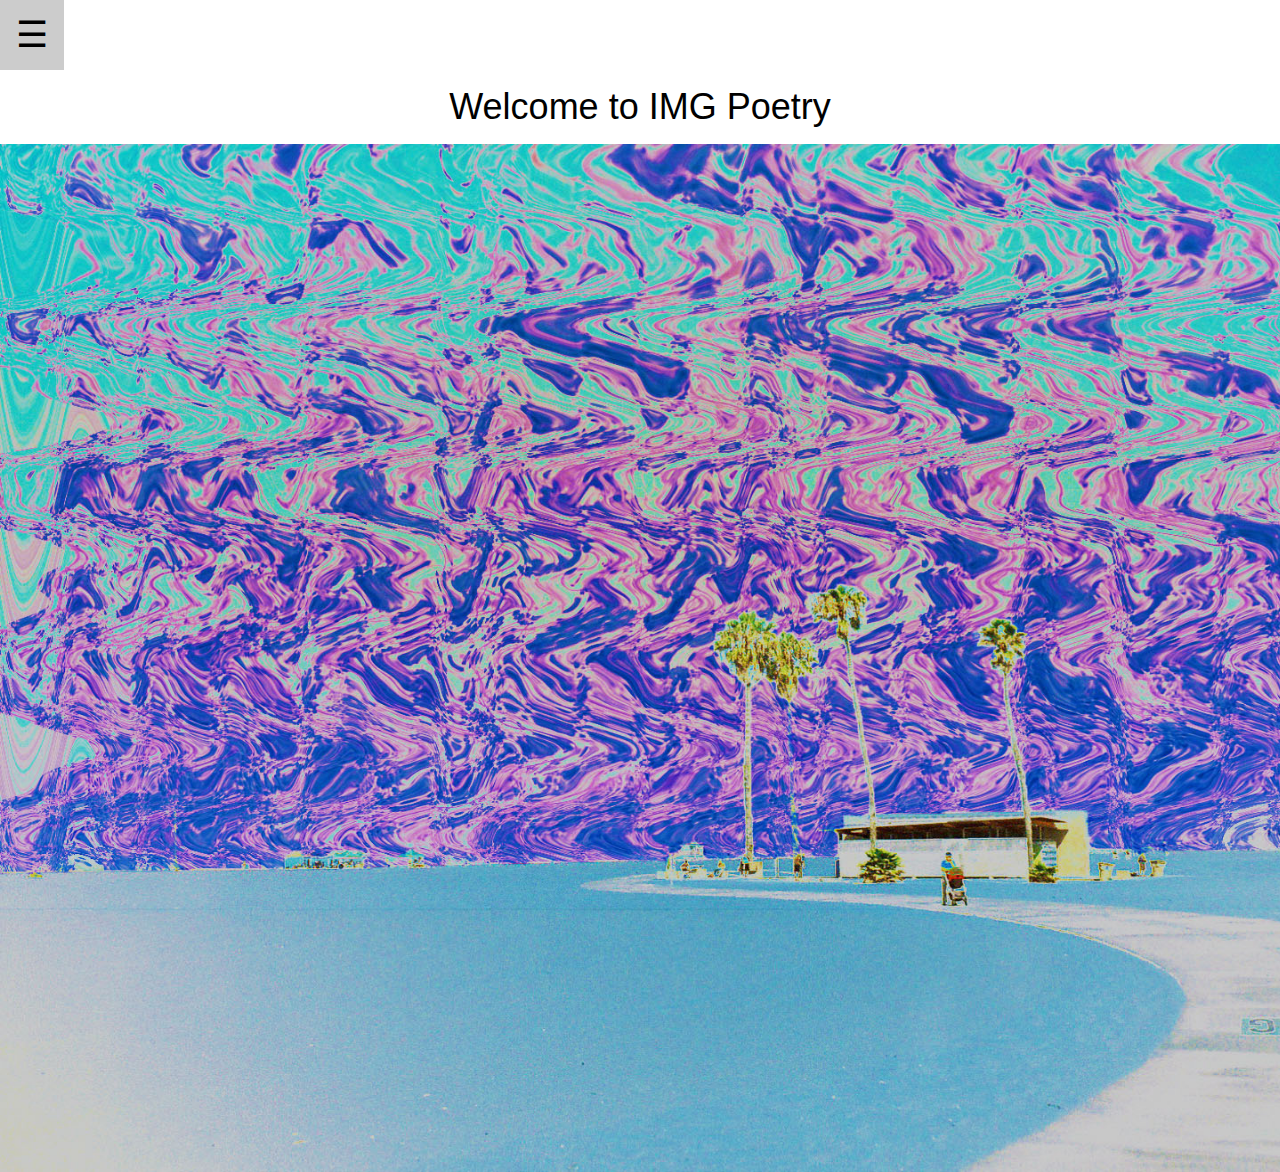
<file: index.html>
<!DOCTYPE html>

<html class="no-js" lang="en">

<title>W3.CSS</title>

<meta name="viewport" content="width=device-width, initial-scale=1">

<link rel="stylesheet" href="https://www.w3schools.com/w3css/4/w3.css">

<body>

<!-- Sidebar -->
<div class="w3-sidebar w3-bar-block w3-animate-left" style="display:none;z-index:5" id="mySidebar">
 
  <button class="w3-bar-item w3-button w3-large" onclick="w3_close()">Close &times;</button>

  <a href="KellenParker.html" class="w3-bar-item w3-button" style= "background: #f7cac9"
  >Botticelli On My Mind</a>
  
  <a href="lecutterswebsite.html" class="w3-bar-item w3- w3-button" style= "background: #92a8d1" >Emociones Via Html</a>
  
  <a href="Misatowebsite.html" class="w3-bar-item w3-pale-blue w3-button" style= "background: #D3f8E2" >Masato Takagi</a>

</div>

<!-- Page Content -->
<div class="w3-overlay w3-animate-opacity" onclick="w3_close()" style="cursor:pointer" id="myOverlay"></div>

<div>
  <button class="w3-button w3-pale-red w3-xxlarge" onclick="w3_open()">&#9776;</button>
 </div>
  <div class="w3-container"></div>
  	<script>

function w3_open() {
  document.getElementById("mySidebar").style.display = "block";
  document.getElementById("myOverlay").style.display = "block";
}

function w3_close() {
  document.getElementById("mySidebar").style.display = "none";
  document.getElementById("myOverlay").style.display = "none";
}

</script>

<center>

  <h1>Welcome to IMG Poetry</h1>

</center>
	<img src="dreamglitchcopy.jpg" style= "width: 1618px;height: 1028px" alt="dreamglitchcopy">

</body>

</html>
</file>
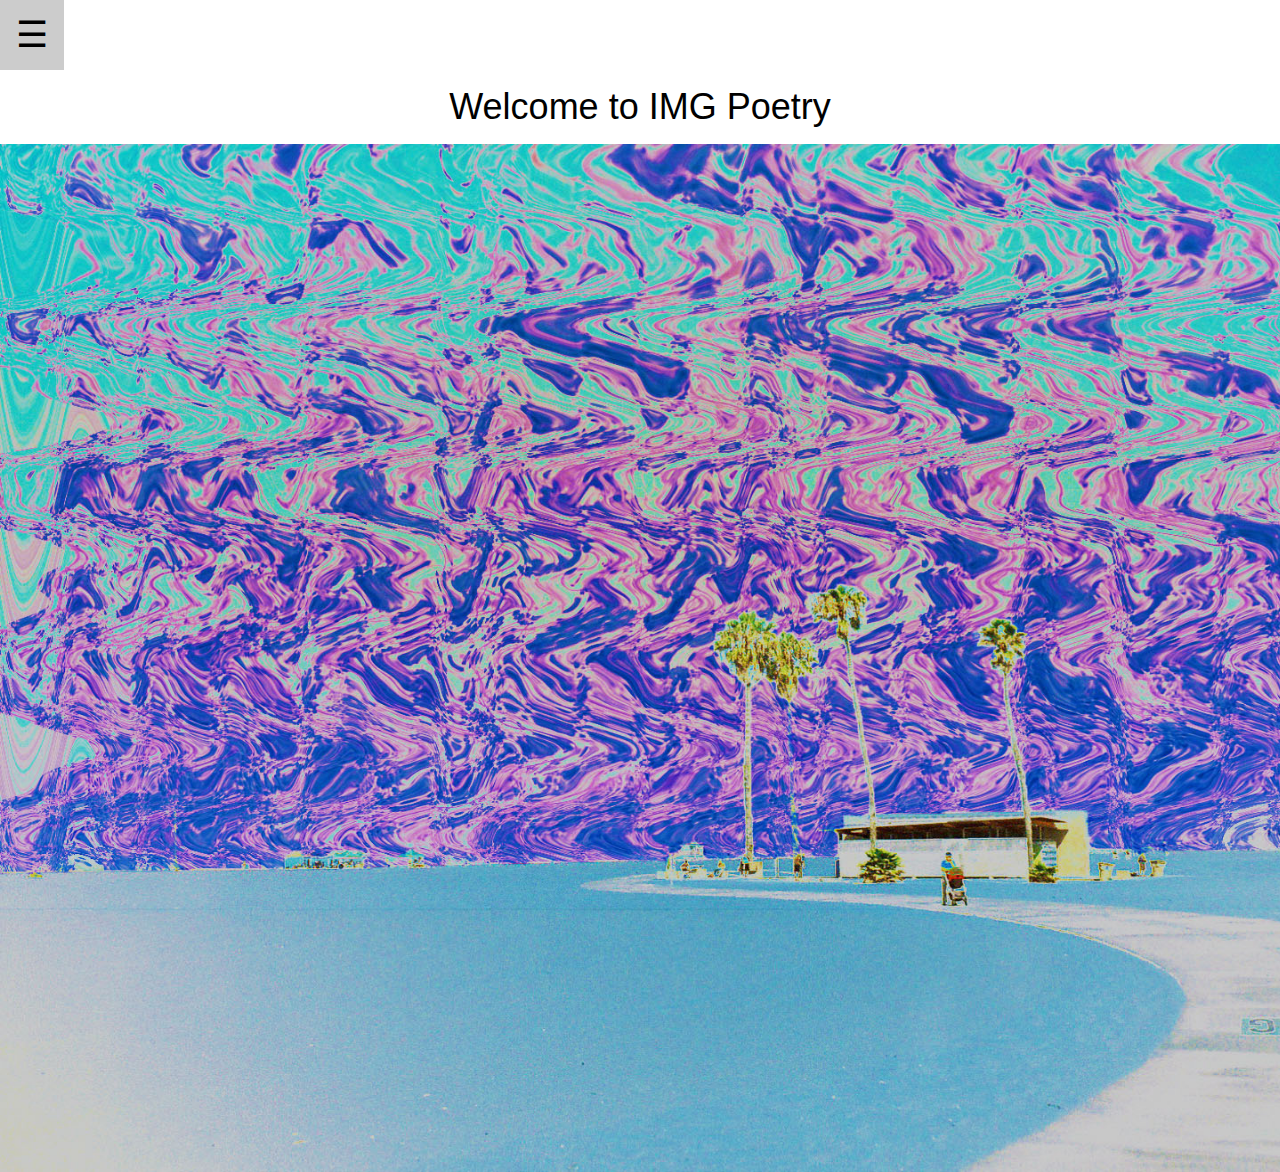
<file: Homepage.html>
<!DOCTYPE html>

<html class="no-js" lang="en">

<title>W3.CSS</title>

<meta name="viewport" content="width=device-width, initial-scale=1">

<link rel="stylesheet" href="https://www.w3schools.com/w3css/4/w3.css">

<body>

<!-- Sidebar -->
<div class="w3-sidebar w3-bar-block w3-animate-left" style="display:none;z-index:5" id="mySidebar">
 
  <button class="w3-bar-item w3-button w3-large" onclick="w3_close()">Close &times;</button>
  
  <a href="file:///Users/lecutters/Documents/CSS/KellenParker.html" class="w3-bar-item w3-button" style= "background: #f7cac9"
  >Botticelli On My Mind</a>
  
  <a href="file:///Users/lecutters/Documents/CSS/lecutterswebsite.html" class="w3-bar-item w3- w3-button" style= "background: #92a8d1" >Roger</a>
  
  <a href="file:///Users/lecutters/Documents/CSS/Misatowebsite.html" class="w3-bar-item w3-pale-blue w3-button" style= "background: #D3f8E2" >Masato</a>

</div>

<!-- Page Content -->
<div class="w3-overlay w3-animate-opacity" onclick="w3_close()" style="cursor:pointer" id="myOverlay"></div>

<div>
  <button class="w3-button w3-pale-red w3-xxlarge" onclick="w3_open()">&#9776;</button>
 </div>
  <div class="w3-container"></div>
  	<script>

function w3_open() {
  document.getElementById("mySidebar").style.display = "block";
  document.getElementById("myOverlay").style.display = "block";
}

function w3_close() {
  document.getElementById("mySidebar").style.display = "none";
  document.getElementById("myOverlay").style.display = "none";
}

</script>

<center>

  <h1>Welcome to IMG Poetry</h1>

</center>
	<img src="dreamglitchcopy.jpg" style= "width: 1618px;height: 1028px" alt="dreamglitchcopy">

</body>

</html>
</file>
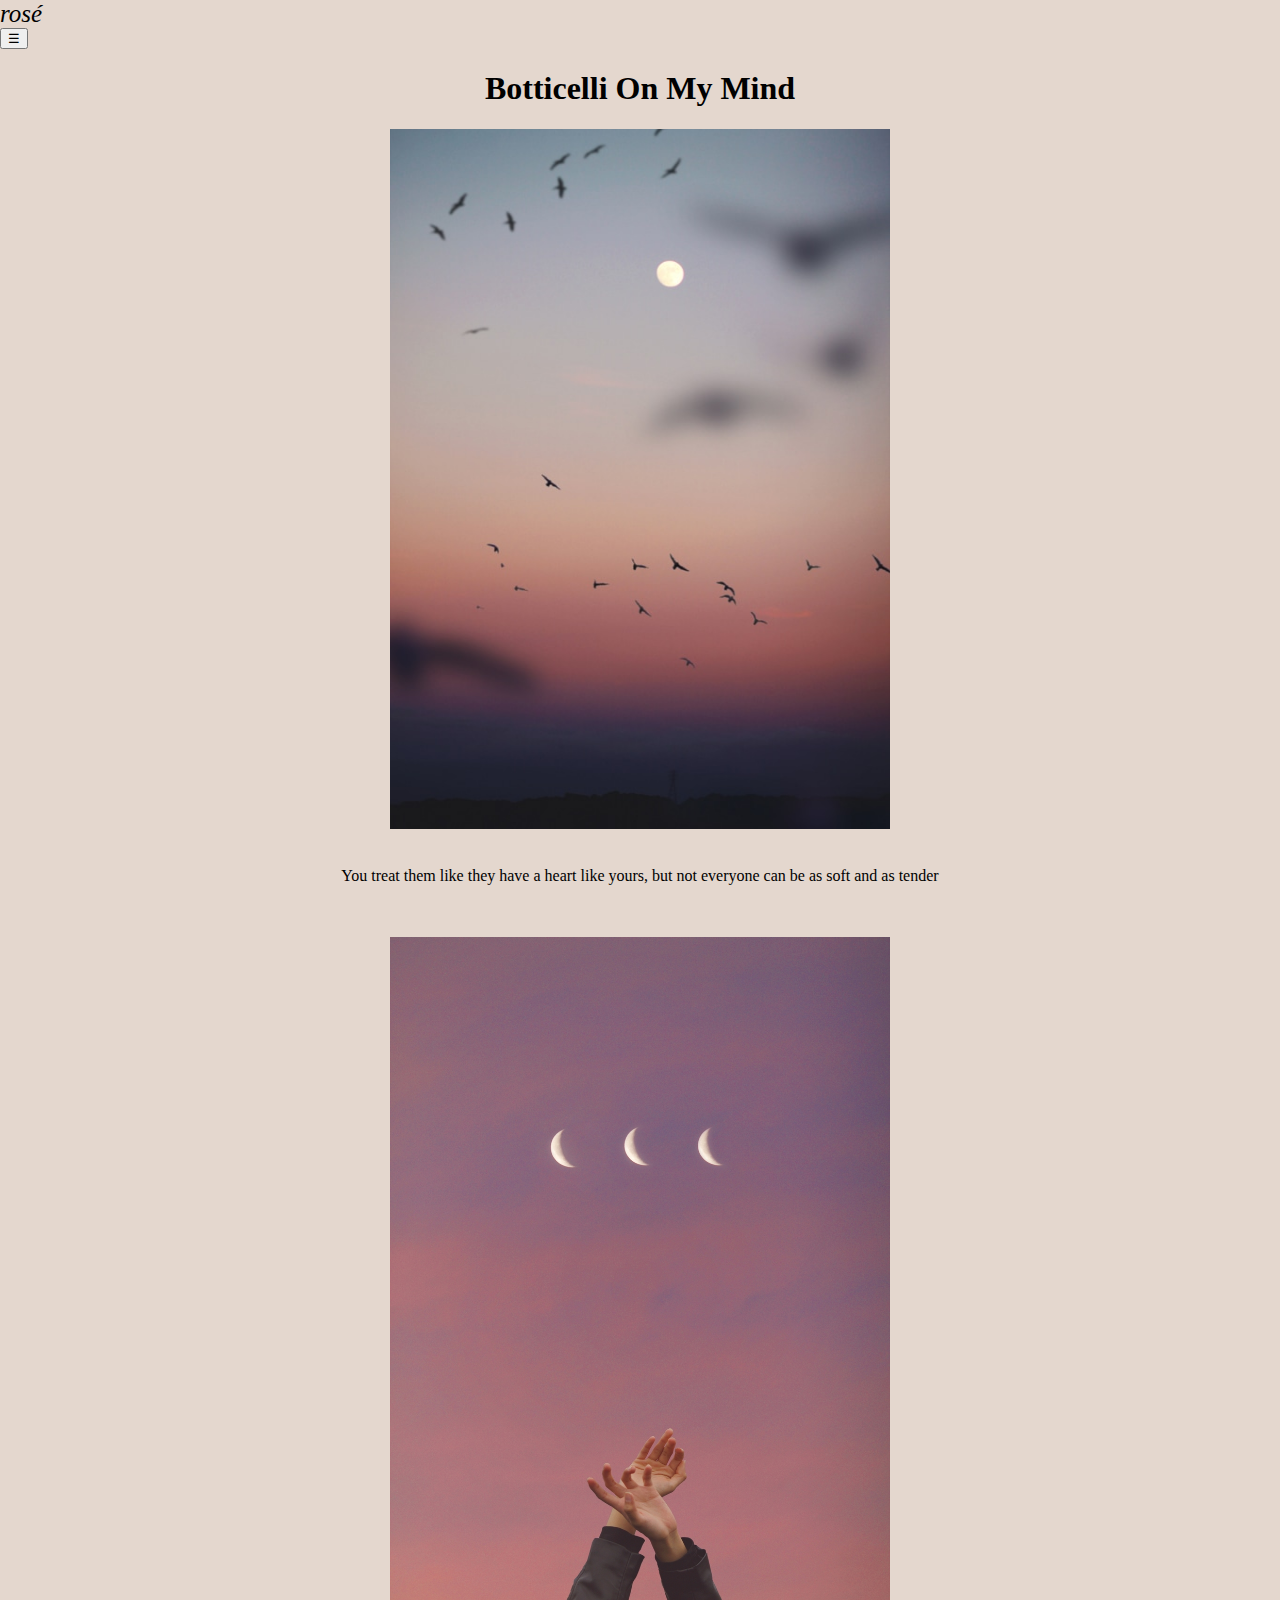
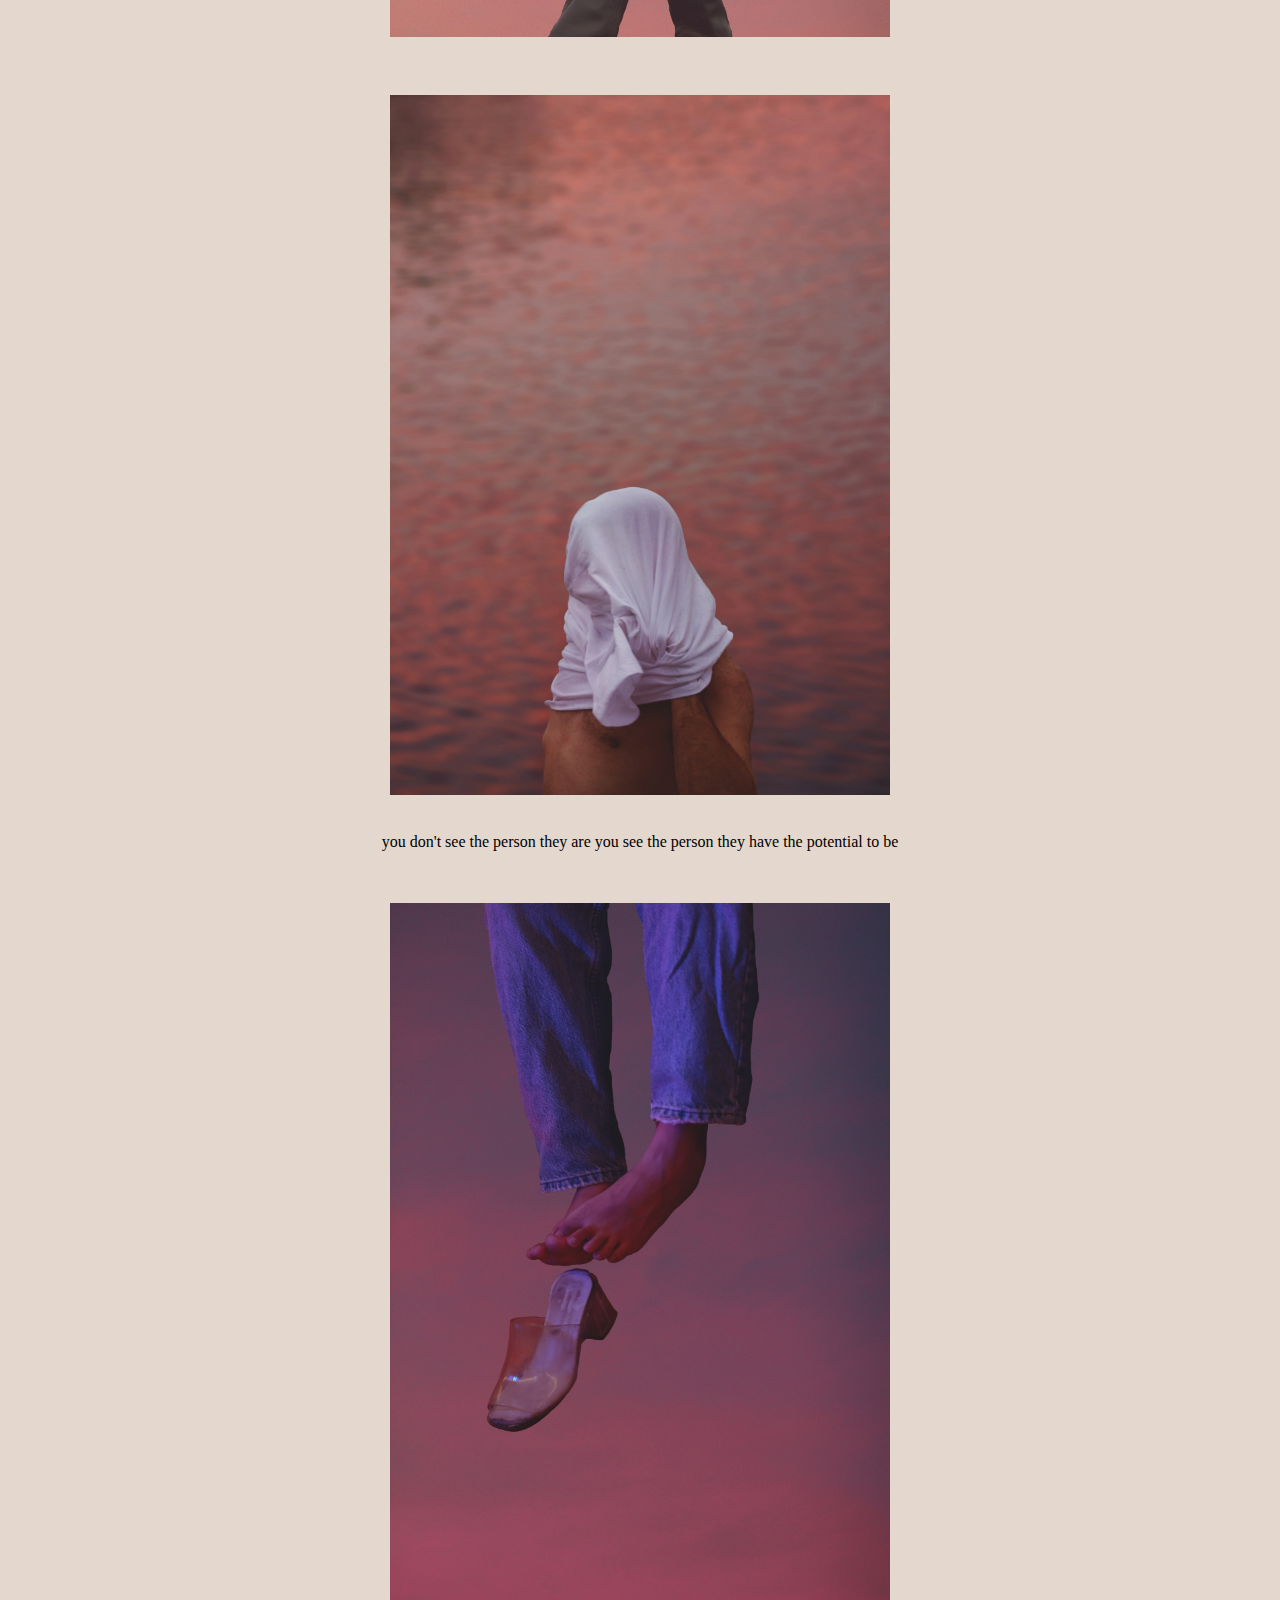
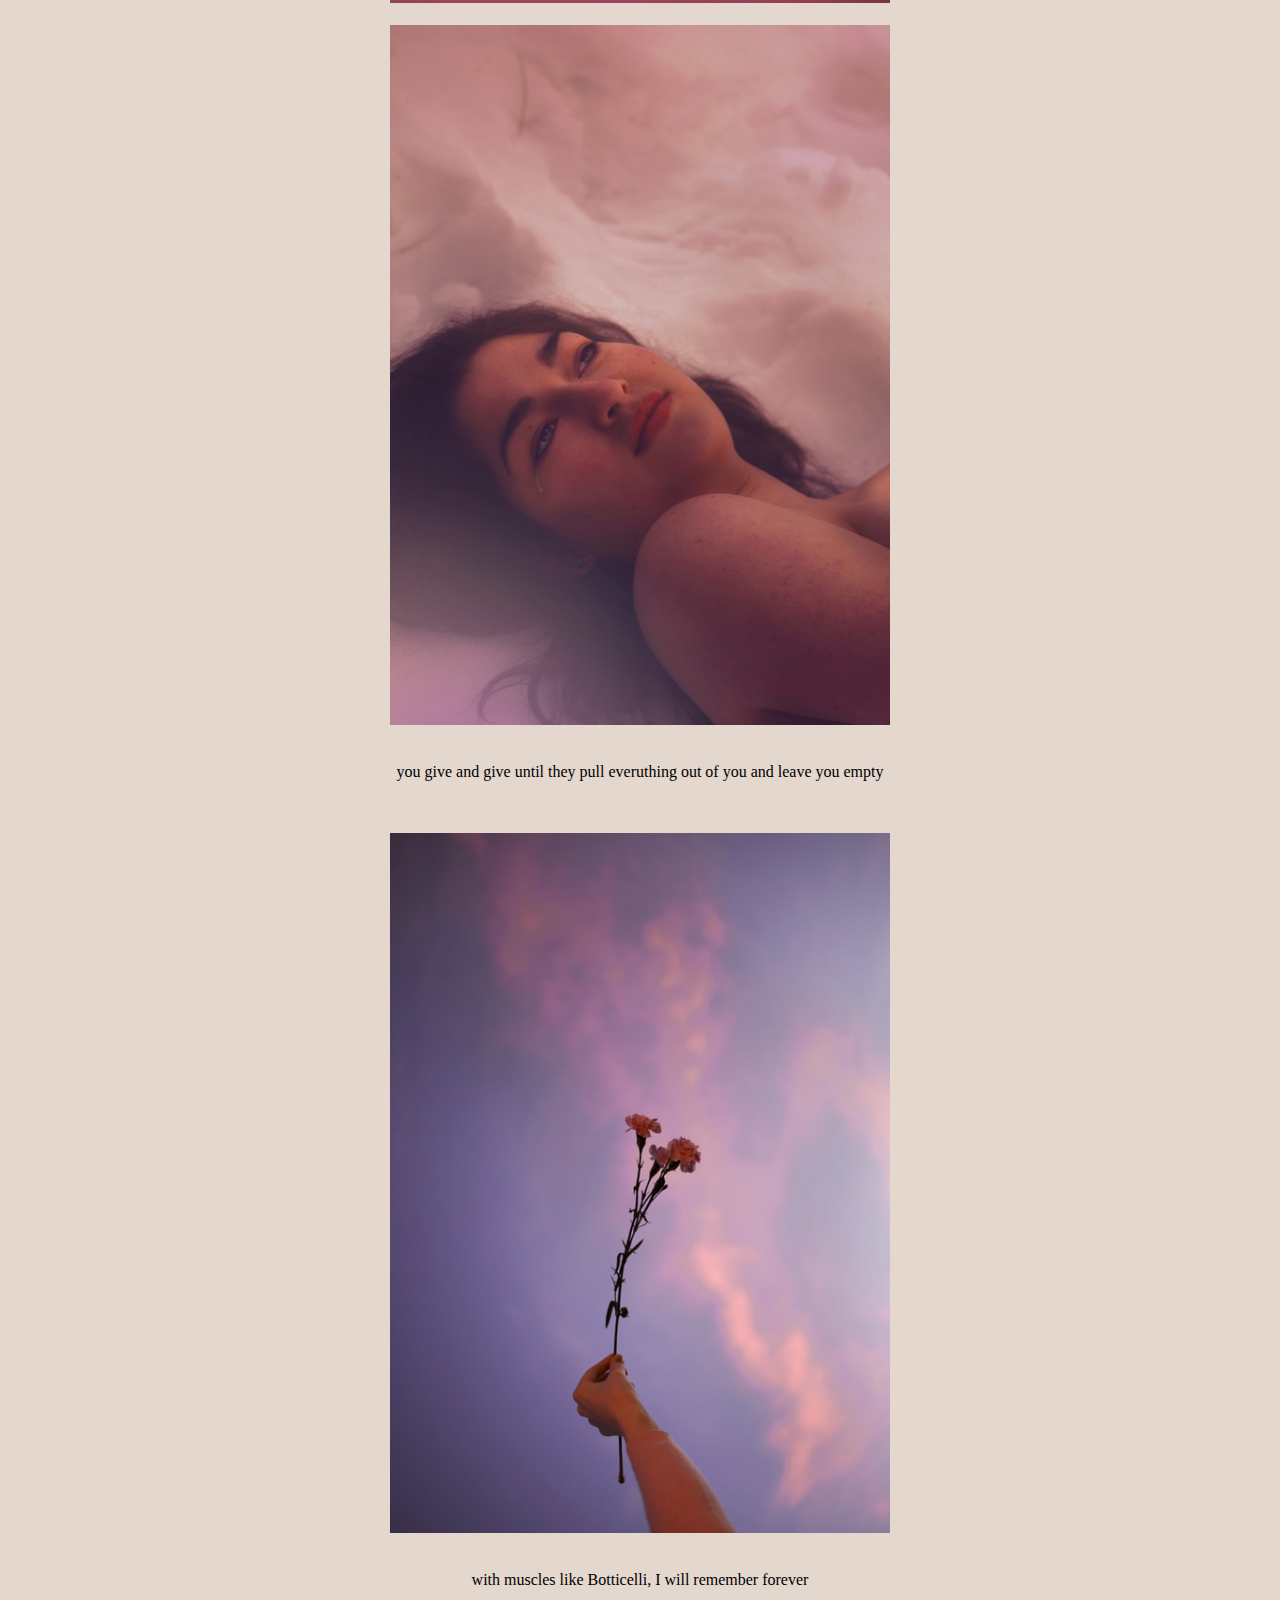
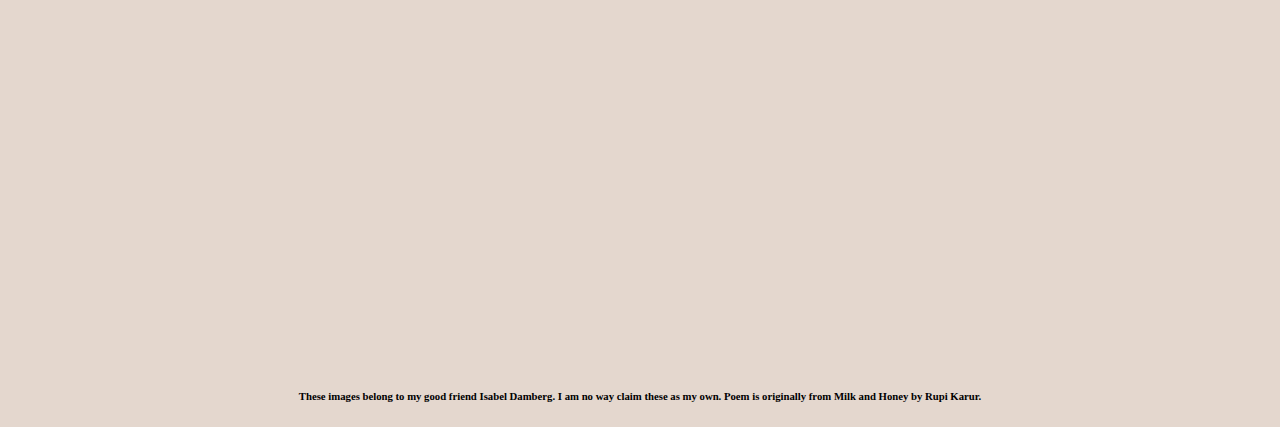
<file: KellenParker.html>
<!DOCTYPE html>


<html class="no-js" lang="en">
	
	<head>

		<meta charset="utf-8">

		<meta name="viewpoint" content="width=device-width, initial-scale=1, maximum-scale=1">


		<title>rosé</title>

		<!-- CSS
	======================================================= -->
<link rel="stylesheet" type="text/css" href="main.css">



	</head>


	<body>

	<em style= "font-size: 25px"
			>rosé</em>

<div class="w3-sidebar w3-bar-block w3-animate-left" style="display:none;z-index:5" id="mySidebar">
 
  <button class="w3-bar-item w3-button w3-large" onclick="w3_close()">Close &times;</button>
 
   <a href="index.html" class="w3-bar-item w3-button" style= "background: #EDE7B1">Home</a>
 
  <a href="lecutterswebsite.html" class="w3-bar-item w3- w3-button" style= "background: #92a8d1" >Emociones Via Html</a>
 
  <a href="Misatowebsite.html" class="w3-bar-item w3-pale-blue w3-button" style= "background: #D3f8E2" >Masato Takagi</a>

</div>

<!-- Page Content -->
<div class="w3-overlay w3-animate-opacity" onclick="w3_close()" style="cursor:pointer" id="myOverlay"></div>

<div>
  
  <button class="w3-button w3-pale-red w3-xxlarge" onclick="w3_open()">&#9776;</button>

</div>

  <div class="w3-container"></div>
  	<script>
function w3_open() {
  document.getElementById("mySidebar").style.display = "block";
  document.getElementById("myOverlay").style.display = "block";
}

function w3_close() {
  document.getElementById("mySidebar").style.display = "none";
  document.getElementById("myOverlay").style.display = "none";
}
</script>


	<!-- centeer elemnt causes all mateerial between <center> and </center> tags to be centered horizontally in the browser window -->
	<center>


<h1><strong>Botticelli On My Mind</strong></h1>

	<img src="Isabel5.jpg" style="width: 500px;height:700px" alt="Isabel5">
	
	<br> <br>

	<p> You treat them like they have a heart like yours, but not everyone can be as soft and as tender <p>
	
	<br> <br>

	<img src="Isabel.jpg" style="width: 500px;height:700px" alt="Isabel">

	<br> <br>

	<br> <br>

	<img src="Isabel2.jpg" style="width: 500px;height:700px" alt="Isabel2">

	<br> <br>

	<p> you don't see the person they are you see the person they have the potential to be <p>

	<br> <br>

	<img src="Isabel3.jpg" style="width: 500px;height:700px" alt="Isabel3">

	<br> <br>

	<img src="Isabel4.jpg" style="width: 500px;height:700px" alt="Isabel4">

	<br> <br>

	<p> you give and give until they pull everuthing out of you and leave you empty<p>
	
	<br> <br>

	<img src="Isabe8.jpg" style="width: 500px;height:700px" alt="Isabe8">
	
	<br> <br>

	<p> with muscles like Botticelli, I will remember forever <p>
<br> <br>
<br> <br>
<br> <br>
<br> <br>
<br> <br>
<br> <br>
<br> <br>
<br> <br>
<br> <br>
<br> <br>
<h6>These images belong to my good friend Isabel Damberg. I am no way claim these as my own. Poem is originally from Milk and Honey by Rupi Karur.</h6>

</center>
</body>
</html>
</file>
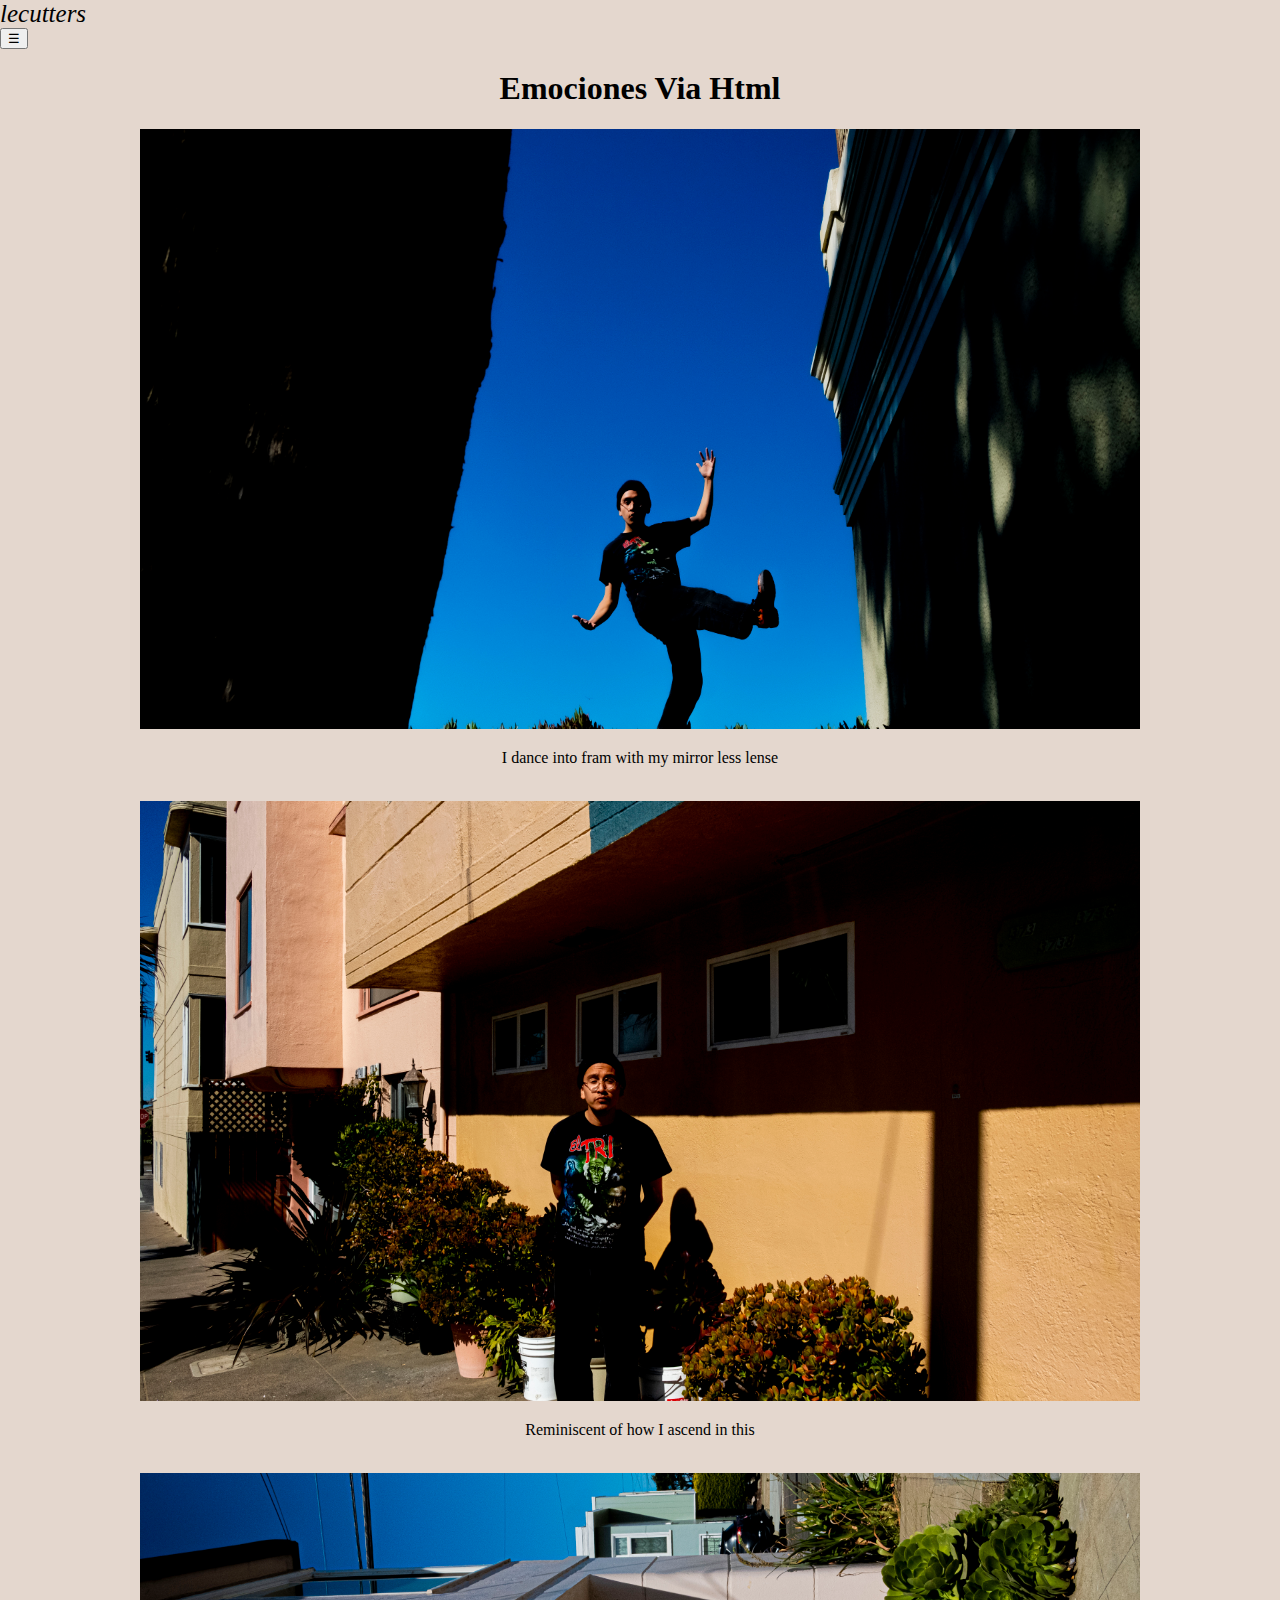
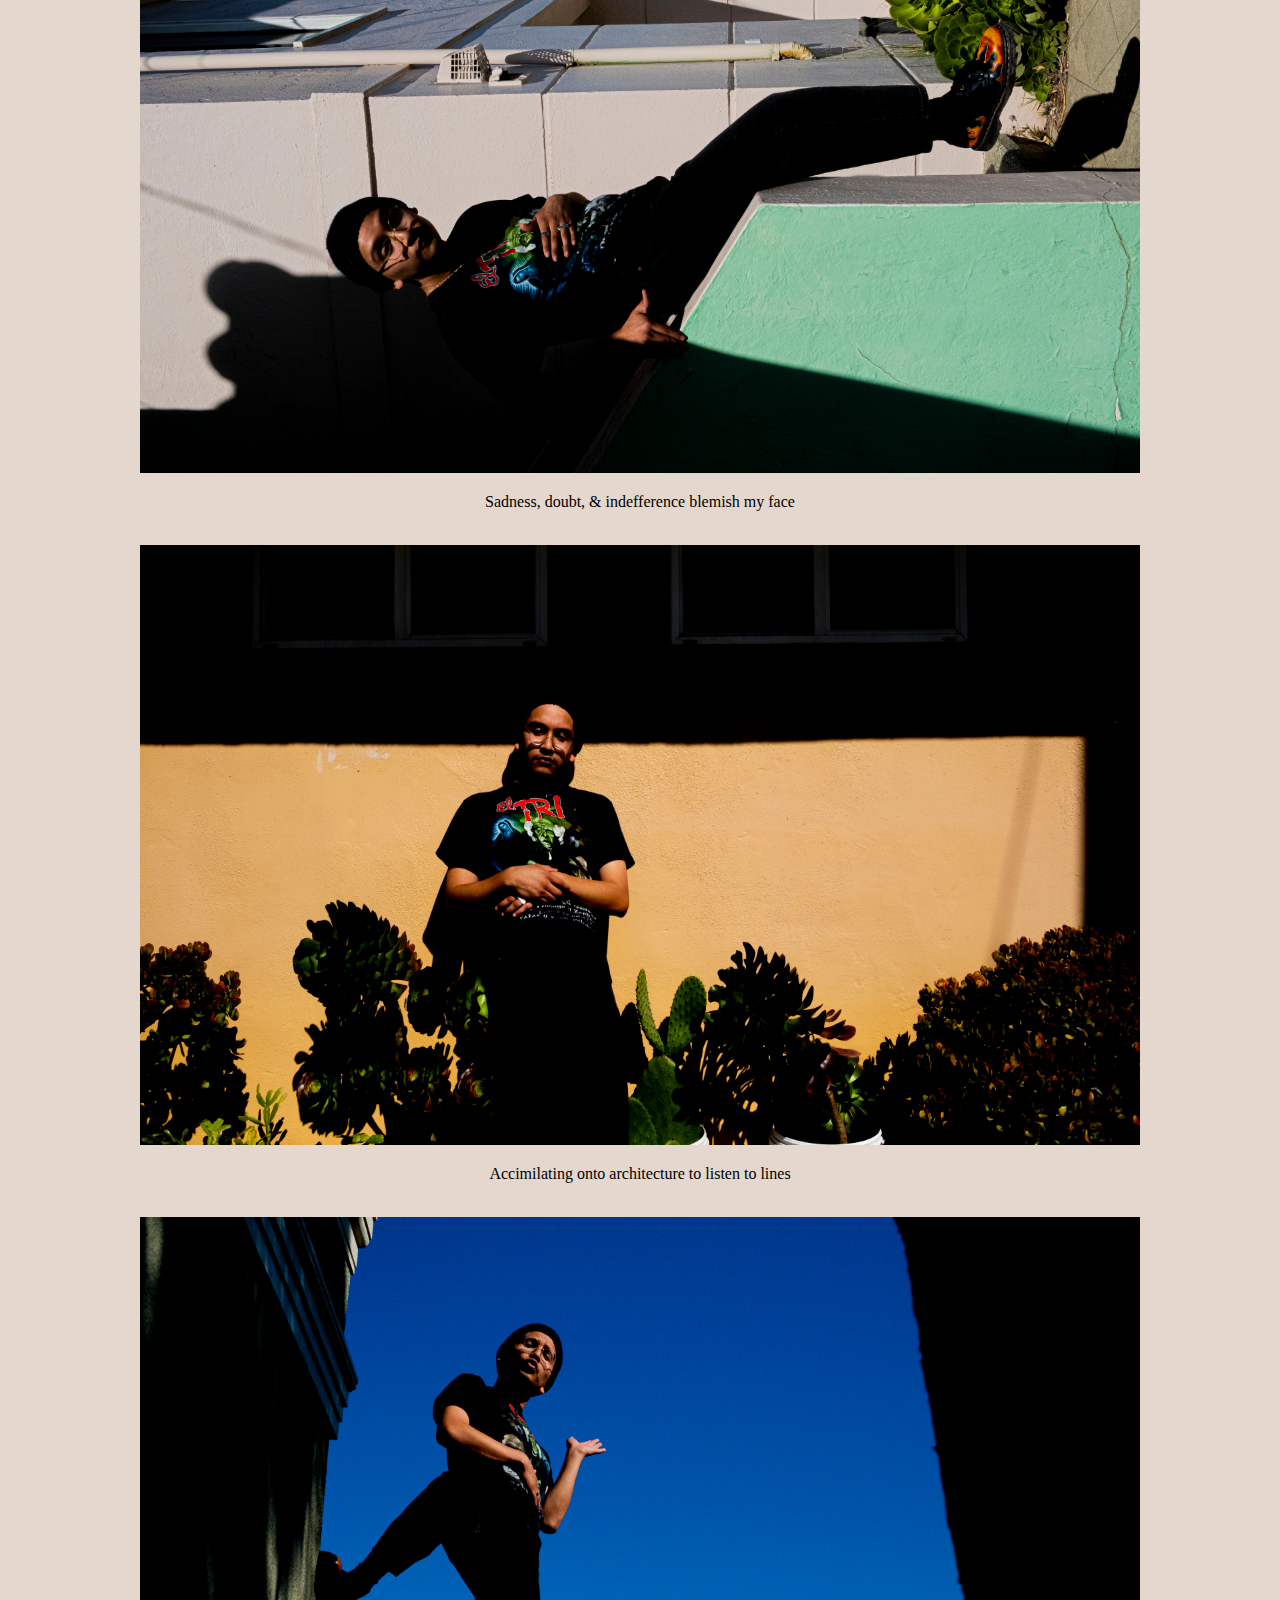
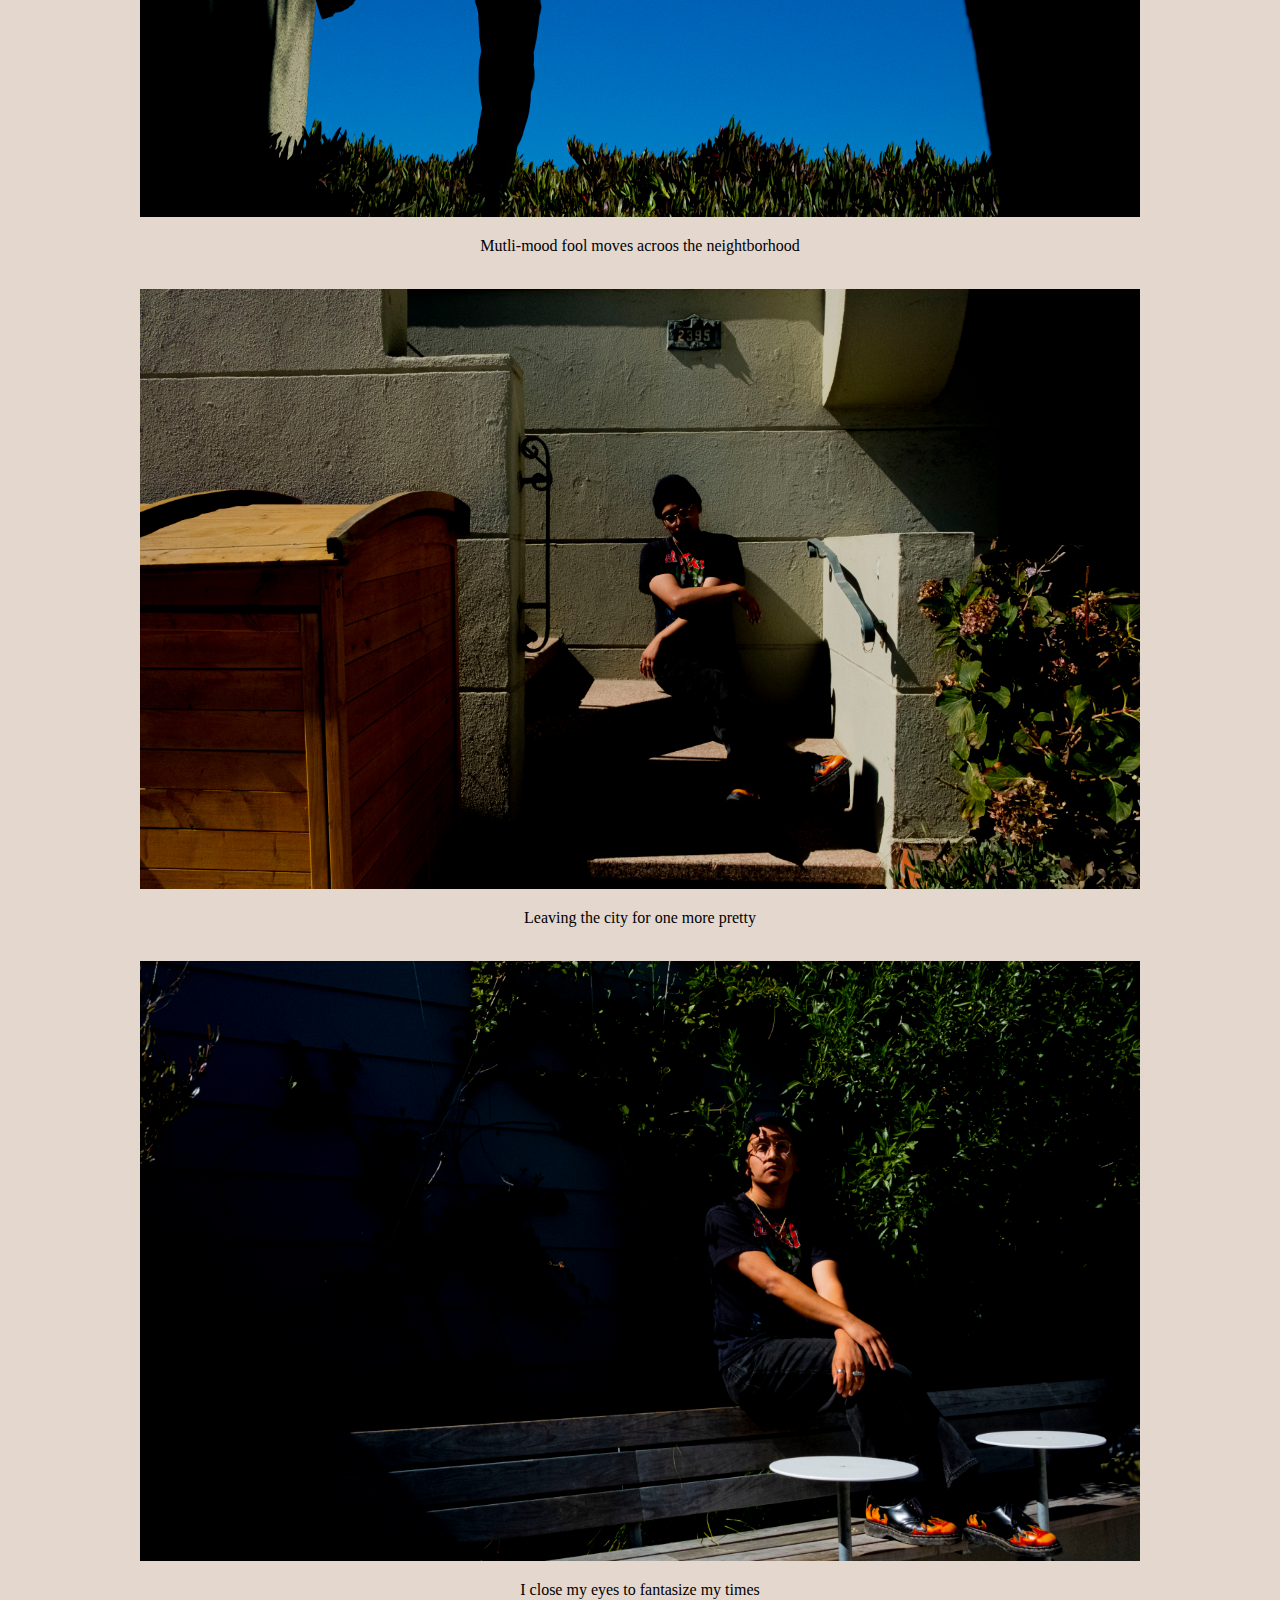
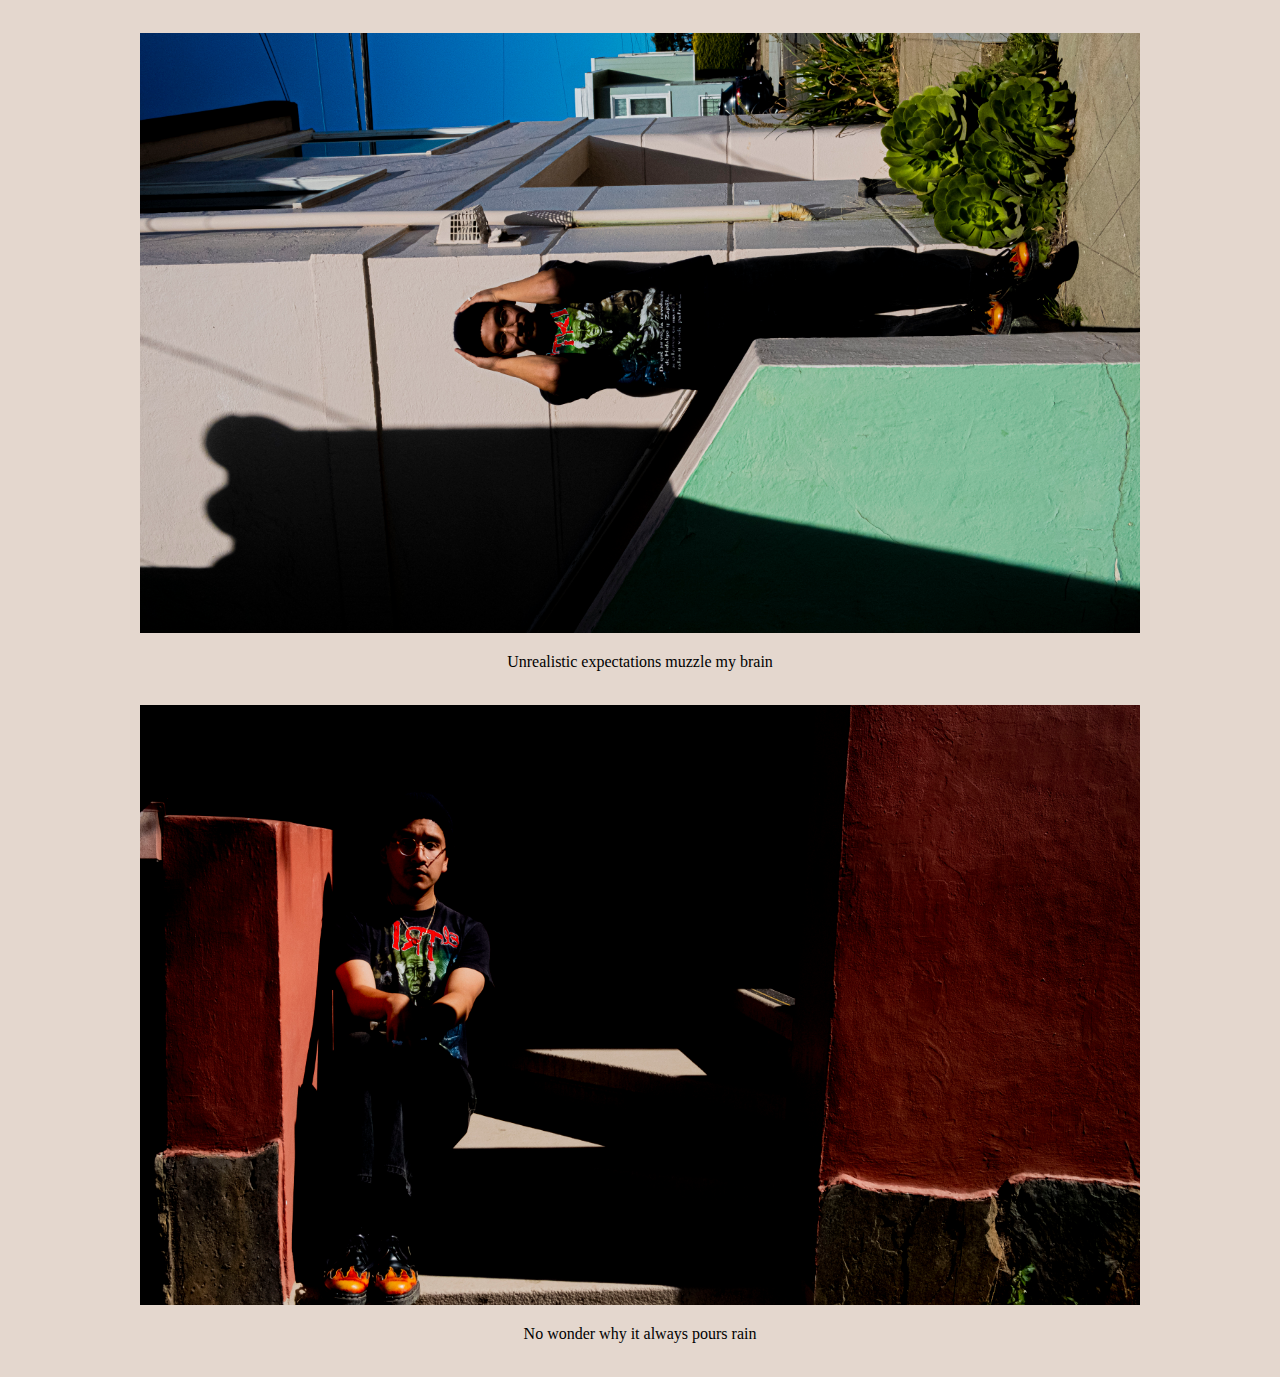
<file: lecutterswebsite.html>
<!DOCTYPE html>


<html class="no-js" lang="en">
 	
 	  <head>

    <meta charset="utf-8">

    <meta name="viewport" content="width=device-width, initial-scale=1, maximum-scale=1"> 


    <title>lecutters</title>

     <!-- CSS
    ================================================== -->
<link rel="stylesheet" type="text/css" href="main.css">


  </head>



  <body>

  	<em style= "font-size: 25px"
		
		>lecutters</em>



<div class="w3-sidebar w3-bar-block w3-animate-left" style="display:none;z-index:5" id="mySidebar">
 
  <button class="w3-bar-item w3-button w3-large" onclick="w3_close()">Close &times;</button>
  
   <a href="index.html" class="w3-bar-item w3-button" style= "background: #EDE7B1">Home</a>

  <a href="KellenParker.html" class="w3-bar-item w3-button" style= "background: #f7cac9"
  >Botticelli On My Mind</a>
  
  <a href="Misatowebsite.html" class="w3-bar-item w3-pale-blue w3-button" style= "background: #D3f8E2" >Masato Takagi</a>
</div>

<!-- Page Content -->
<div class="w3-overlay w3-animate-opacity" onclick="w3_close()" style="cursor:pointer" id="myOverlay"></div>

<div>
 
  <button class="w3-button w3-pale-red w3-xxlarge" onclick="w3_open()">&#9776;</button>
 
 </div> 
  
  <div class="w3-container"></div>
  	<script>
function w3_open() {
  document.getElementById("mySidebar").style.display = "block";
  document.getElementById("myOverlay").style.display = "block";
}

function w3_close() {
  document.getElementById("mySidebar").style.display = "none";
  document.getElementById("myOverlay").style.display = "none";
}
</script>



  <!-- center elemnt causes all material between <center> and </center> tags to be centered horizontally in the browser window -->
  <center> 


<h1><strong>Emociones Via Html</strong></h1>

	<img src="009copy.jpg" style="width: 1000px;height:600px" alt="Sunset">

		<br>

	<p> I dance into fram with my mirror less lense</p>

	<br>

	<img src="0012copy.jpg" style="width: 1000px;height:600px" alt="0012copy">

		<br>

	<p> Reminiscent of how I ascend in this</p>

	<br>

	<img src="layways.jpg" style="width: 1000px;height:600px" alt="layways">

		<br>

	<p>	Sadness, doubt, & indefference blemish my face</p>

	<br>
	
	<img src="0013copy.jpg" style="width: 1000px;height:600px" alt="0013copy">

		<br>

	<p> Accimilating onto architecture to listen to lines </p>

	<br>

	<img src="0010copycopy.jpg" style="width: 1000px;height:600px" alt="0010copycopy" >

		<br>

	<p> Mutli-mood fool moves acroos the neightborhood </p>

	<br> 

	<img src="0028copy.jpg" style="width: 1000px;height:600px" alt="0028copy">

		<br>

	<p> Leaving the city for one more pretty </p>

	<br>

	<img src="0035copy.jpg" style="width: 1000px;height:600px" alt="0035copy" >

		<br>

	<p> I close my eyes to fantasize my times </p>

	<br>

	<img src="sideways.jpg" style="width: 1000px;height:600px" alt="sideways" >

		<br>

	<p> Unrealistic expectations muzzle my brain </p>

	<br>

	<img src="25copyflip.jpg" style="width: 1000px;height:600px" alt="25copyflip" >

		<br>

	<p> No wonder why it always pours rain </p>

	<br>



	
	


</center>
</body>
</html>
</file>
<file: main.css>
body {
	background-color: #E4D7CE;
	padding: 0;
	margin: 0;

	font-size: 27x;
	font-family:"Euclid Fraktur", "Old English Text MT", fantasy, serif;;
}
</file>
